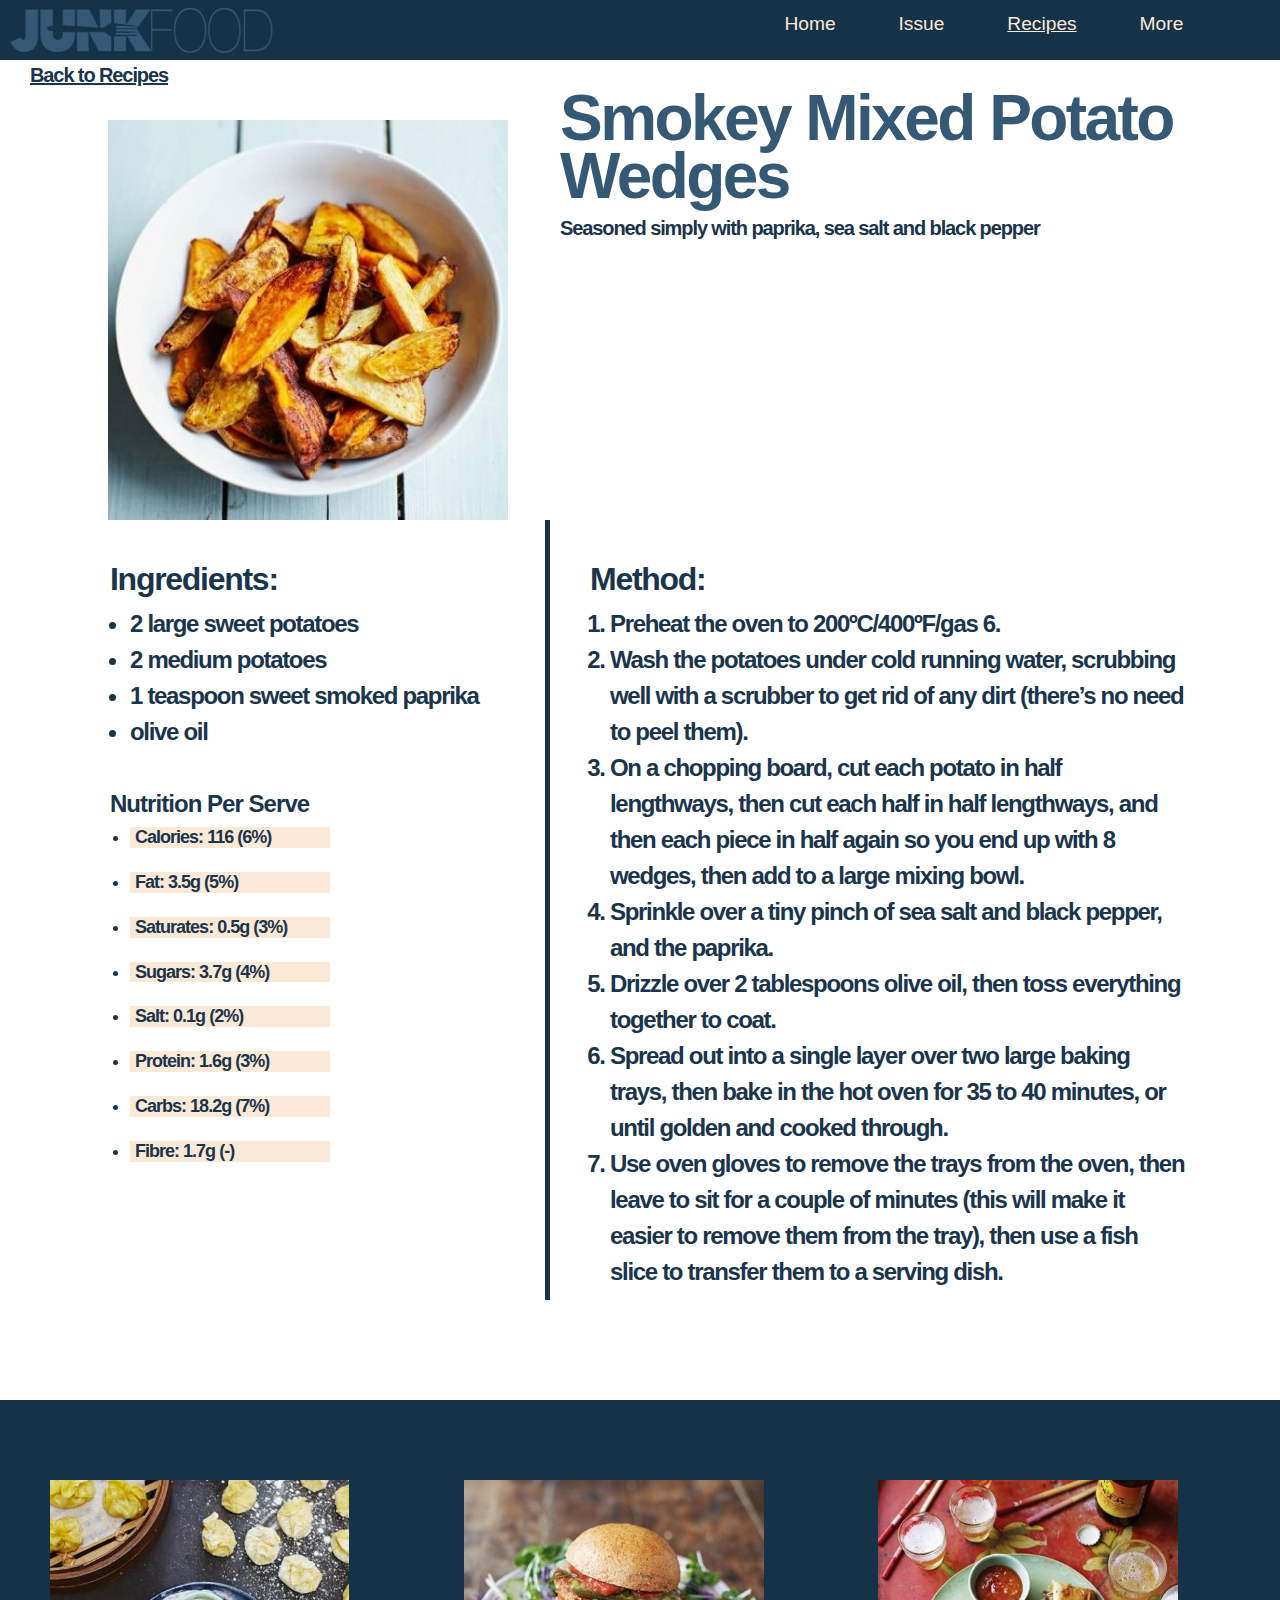
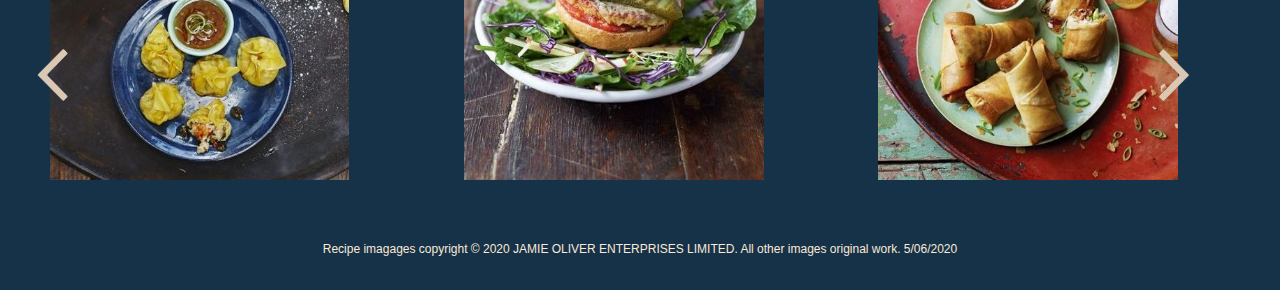
<file: wedges.html>
<!DOCTYPE html>

<html>
<head>
   <meta charset="utf-8">
    <meta name="viewport" content="width=device-width, initial-scale=1" >
    <title>Wedges Recipe</title> 
    <link rel="stylesheet" href="css/bootstrap.min.css" />
    <link rel="stylesheet" href="wedges.css">
    <script src="https://code.jquery.com/jquery-3.3.1.min.js"></script>
    <script src="js/bootstrap.min.js"></script> 
    <script>
    function shownav() {
  document.getElementById("myDropdown").classList.toggle("show");
}
          
    window.onclick = function(event) {
    if (!event.target.matches('.dropbtn')) {
    var dropdowns = document.getElementsByClassName("dropdown-content");
    var i;
    for (i = 0; i < dropdowns.length; i++) {
      var openDropdown = dropdowns[i];
      if (openDropdown.classList.contains('show')) {
        openDropdown.classList.remove('show'); 
      }
    }
  }
}  
        
        </script> 
    
    
    </head>
    
    <body>
    <div class="nav">
        <img class='logo' src="img/logo.png" alt="logo"/>
       <div class="navtext"> 
        <a href="index.html">Home</a>
        <a href="index.html#info" >Issue</a>
        <a href="index.html#recipes"><u>Recipes</u></a> 
        <a href="index.html#more"> More</a>
        </div>
        
         <div class="dropdown">
  <a onclick="shownav()" class="dropbtn">Nav</a>
  <div id="myDropdown" class="dropdown-content">
    <a href="index.html#info">Issue</a>
    <a href="index.html#recipes">Recipes</a>
    <a href="index.html#more">More</a>
  </div>
</div>
    </div>
    
        <p><a href="index.html" class="back"><u>Back to Recipes</u></a></p>
        
        <div class="container" id="content">
            <div class="row">
            <div class=" col-12 col-md-5 col-xl-5 wedges"></div>
            <div class=" col-12 col-md-7 col-xl-7 heading">
                <h1>Smokey Mixed Potato Wedges</h1>
                <p>Seasoned simply with paprika, sea salt and black pepper</p>
                </div>
            
            </div>
            
            <div class="row">
            <div class=" col-12 col-md-5 col-xl-5 ingredients">
                <h2>Ingredients:</h2>
                <ul>
                <li>2 large sweet potatoes</li>
                <li>2 medium potatoes</li>
                <li>1 teaspoon sweet smoked paprika</li>
                <li>olive oil</li>
                </ul>
                
            
                <h4>Nutrition Per Serve</h4>
                <ul class="nutrition">
                <li>Calories:
                116 (6%)</li>
                    <br>
                <li>Fat:
                3.5g (5%)</li>
                    <br>
                <li>Saturates:
                0.5g (3%)</li>
                    <br>
                <li>Sugars:
                3.7g (4%)</li>
                    <br>
                <li>Salt:
                0.1g (2%)</li>
                    <br>
                <li>Protein:
                1.6g (3%)</li>
                    <br>
                <li>Carbs:
                18.2g (7%)</li>
                    <br>
                <li>Fibre:
                1.7g (-)</li>
                </ul>
                
                </div>
           
                
            <div class=" col-12 col-md-7 col-xl-7 method">
                <h2>Method:</h2>
               <ol>
               <li> Preheat the oven to 200ºC/400ºF/gas 6.</li>
                <li>Wash the potatoes under cold running water, scrubbing well with a scrubber to get rid of any dirt (there’s no need to peel them).</li>
               <li> On a chopping board, cut each potato in half lengthways, then cut each half in half lengthways, and then each piece in half again so you end up with 8 wedges, then add to a large mixing bowl.</li>
               <li> Sprinkle over a tiny pinch of sea salt and black pepper, and the paprika.</li>
               <li> Drizzle over 2 tablespoons olive oil, then toss everything together to coat.</li>
               <li> Spread out into a single layer over two large baking trays, then bake in the hot oven for 35 to 40 minutes, or until golden and cooked through.</li>
               <li> Use oven gloves to remove the trays from the oven, then leave to sit for a couple of minutes (this will make it easier to remove them from the tray), then use a fish slice to transfer them to a serving dish.</li>
                </ol>
            </div>
            </div>  
            </div>
        
        
    
    <div id="recipes">
    <img class="arrow1" src="img/arrowbeige.png">
   <img class="arrow2" src="img/arrowbeige.png"> 
        <div class="scrollmenu">
        <img src="img/1428_2_1434098316.jpg">
        <img src="img/1588_9_1439908243.jpg">
        <img src="img/1432_24_1438681327.jpg">
        <img src="img/z-RLohGRfqM_large.jpg">
        <img src="img/BL38Wwt1Kv38ic5JzuVf36.jpg">
        </div>
    </div>
        

<div class="footer">Recipe imagages copyright © 2020 JAMIE OLIVER ENTERPRISES LIMITED. All other images original work.  5/06/2020</div>
        
    
    </body>
</html>
</file>
<file: wedges.css>
body {
    margin: 0;
    font-family: Avenir Next, Arial, sans-serif;
}

/* Navigation */

.nav {
    background-color: #153248;
    height: 60px;
    width: 100%;
    position: fixed;
    z-index: 1; 
    }

.navtext {
    display: none; 
    }

.logo {
    max-height: 38px; 
    margin: 5px;
    } 

.dropdown {
    display: block;
        color: transparent;
         height: 50px;
         float: right;
         margin-left: 60px;
    }

 a {
    text-decoration: none;
    color: #FAE9D7;
    }

 a:visited {
    text-decoration: none;
    color: #FAE9D7;
    }

       /* Dropdown Button */
.dropbtn {
  background-image: url(img/arrowbeige.png);
    background-size: 80px;
    font-weight: bolder;
    font-size: 40px;
    cursor: pointer;
}




.dropdown {
  position: relative;
  display: block;
float: right;
}

.dropdown-content {
  display: none;
  position: absolute;
  background-color: #f1f1f1;
  min-width: 160px;
  box-shadow: 0px 8px 16px 0px rgba(0,0,0,0.2);
  z-index: 1;
    right:0
}

.dropdown-content a {
  color: #1A354B;
  padding: 12px 16px;
  text-decoration: none;
  display: block;
}

.dropdown-content a:hover {background-color: #AFCBE1}

.show {display:block;}


p {
font-weight: 600;
font-size: 20px;
align-items: center;
letter-spacing: -0.055em;
color: #1A354B;
}

.back { position: relative; top: 60px; margin-left: 30px; color: #1A354B;}

.heading h1 {
margin-top: 20px;
font-weight: 900;
font-size: 64px;
line-height: 90%;
letter-spacing: -0.04em;
color: #355975;
}

.wedges {
    margin-top: 20px;
    background-image: url(img/996_2_1438704243.jpg);
    background-size: 400px;
    margin-left: 5px;
    margin-right: 5px;
    height: 400px;
    background-position: center;
    background-repeat: no-repeat;
}

h2, h4{
font-weight: 900;
letter-spacing: -0.04em;
color: #1A354B;
    margin-left: 40px;
}


li {
font-weight: 600;
font-size: 24px;
letter-spacing: -0.055em;
color: #1A354B;
line-height: 150%;
    
}

.nutrition li {
    padding: 5px;
    margin-right: 215px;
    font-size: 18px;
    line-height: 100%;
    color: #1A354B;
    background-color: #FAE9D7;
}

.ingredients {
    margin-top: 40px;
    padding: 0;
}

.method {
    border-top-style: solid;
    border-top-color:#1A354B;
    border-top-width: thick;
    padding-top: 40px;
    padding-left: 0;
}

.method ol {margin-left: 20px;
margin-bottom: 10px; margin-right: 10px;}
.ingredients ul {margin-left: 20px;
margin-bottom: 40px;}


#recipes {
    margin: auto;
    text-align: center;
    font-weight: bold;
    color: #355975;
    font-size: 4vw;
}

#recipes h2{
    position: absolute;
    top: 3000px;
    left: 100px;
    z-index: 0;
    color: #AFCBE1;
    font-weight: 800;
font-size: 20px;
}

div.scrollmenu {
  background-color: #153248;
  overflow: auto;
  white-space: nowrap;
padding-top: 30px;
}

.container {margin-bottom: 100px;}

.scrollmenu::-webkit-scrollbar {
  display: none;
}
.scrollmenu img {display: inline-block; height: 300px; margin: 50px;}

.arrow1 {transform: rotate(90deg); height: 50px; position: absolute; top: 3350px; left: 10px; z-index: 0}
.arrow2 {transform: rotate(-90deg); height: 50px; position: absolute; top: 3350px; left: 300px; z-index: 0}



.footer {
    background-color: #153248;
    width: 100%;
    height: 60px;
    color: #FAE9D7;
    font-size: 12px;
    text-align: center;
    margin: auto;
    padding-top: 10px;
}


@media (min-width: 992px){
     .navtext {
    color: #FAE9D7;
    position: relative;
    left: 300px;
    padding-top: 10px;
    text-align: right;
    word-spacing: 3em;
    font-size: 1.5vw;
    padding-bottom: 10px;
    display: inline-block; 
    }
    
    .logo {max-height: 50px;}
     
    .dropdown {
        display: none;}
    .arrow1 {top: 1850px; left: 10px;}
.arrow2 {top: 1850px; left: 900px;}
    
.wedges {margin-top: 50px;} 
    
.method {
    border-left-style: solid;
    border-top-style: hidden;
    border-left-color:#1A354B;
    border-left-width: thick;}
    
    
}
     
          
@media (min-width: 1200px){
    .navtext {
    color: #FAE9D7;
    position: relative;
    left: 500px;
    padding-top: 10px;
    text-align: right;
    word-spacing: 3em;
    font-size: 1.5vw;
    padding-bottom: 10px;
    display: inline-block; 
    }
    
    .logo {max-height: 50px;}
     
    .dropdown {
        display: none;
        color: transparent;
         height: 50px;
         float: right;
         margin-left: 60px;
    }
    .back {}
    
    #content {margin-top: 40px;}
    
  .method {
    border-left-style: solid;
    border-top-style: hidden;
    border-left-color:#1A354B;
    border-left-width: thick;}
    .nutrition li {line-height: 60%;}
    .wedges { margin-left: 0px;
    margin-right: 0px;}
    .arrow1 {top: 1650px; left: 20px;}
.arrow2 { top: 1650px; left: 1140px;}
    #recipes {
    margin: auto;
    text-align: center;
    font-weight: bold;
    color: #355975;
    font-size: 4vw;
}

}
</file>
